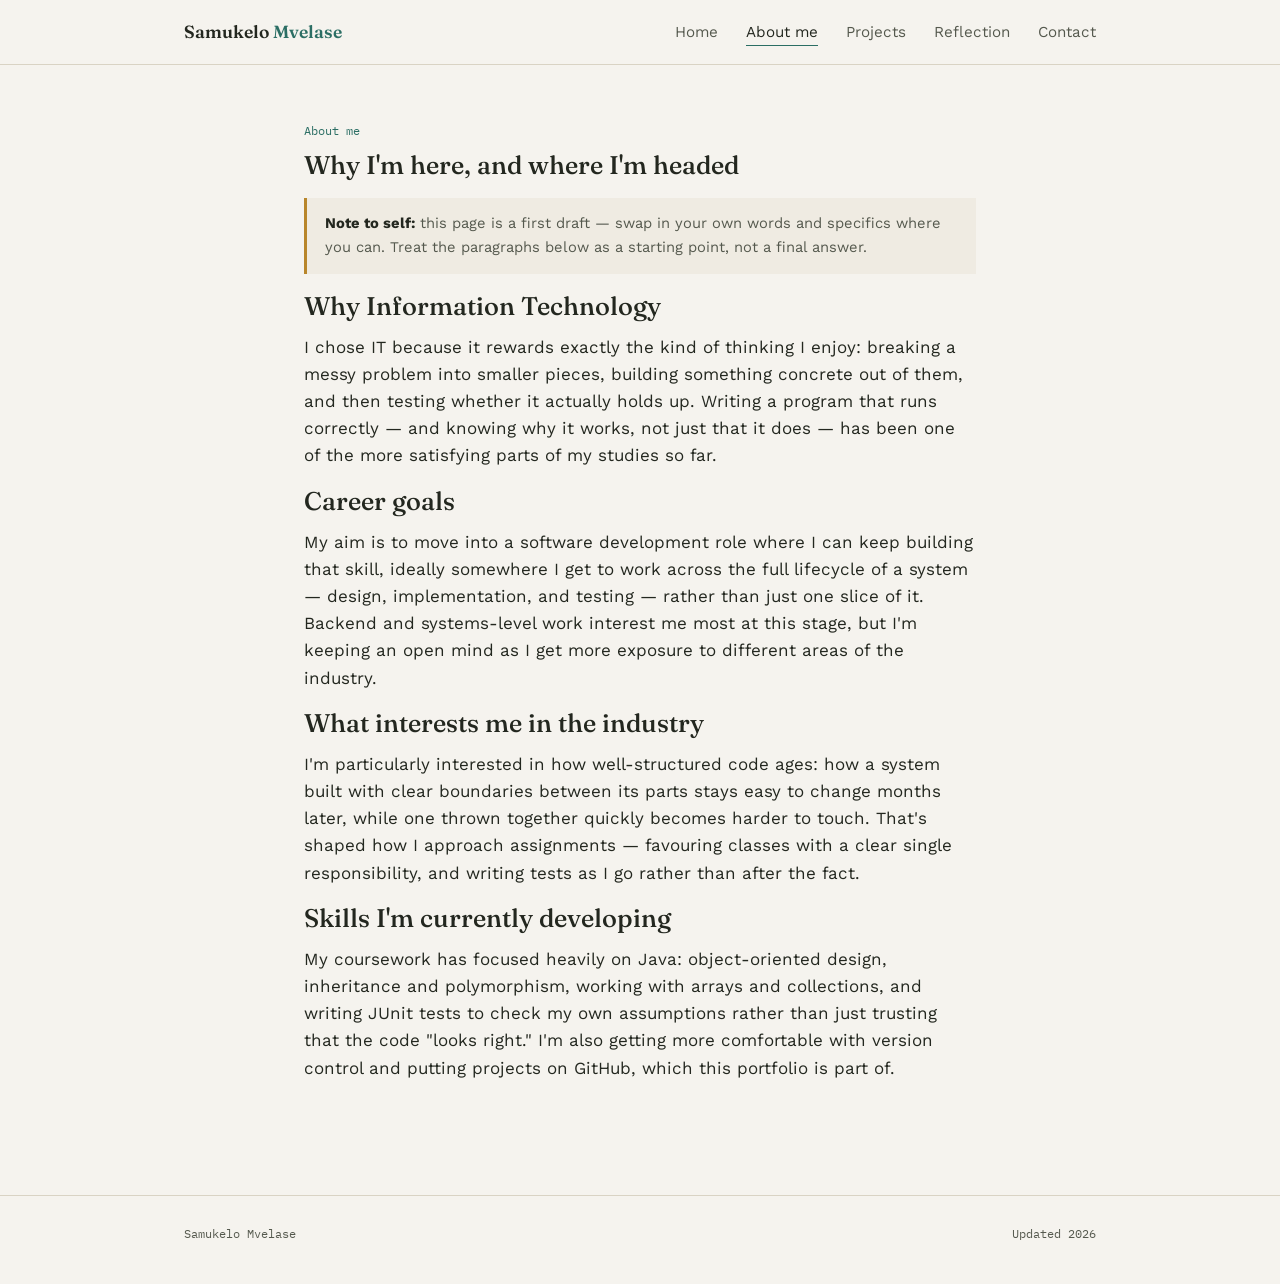
<file: about.html>
<!DOCTYPE html>
<html lang="en">
<head>
<meta charset="UTF-8">
<meta name="viewport" content="width=device-width, initial-scale=1">
<title>About me — Samukelo Mvelase</title>
<meta name="description" content="Why Samukelo Mvelase chose IT, his career goals, and the skills he's currently developing as a Java-focused IT student.">
<link rel="stylesheet" href="style.css">
</head>
<body>

<header class="site-header">
  <div class="wrap">
    <a class="brand" href="index.html">Samukelo <span>Mvelase</span></a>
    <button class="nav-toggle" aria-expanded="false" aria-controls="primary-nav">Menu</button>
    <nav class="primary-nav" id="primary-nav" aria-label="Primary">
      <ul>
        <li><a href="index.html">Home</a></li>
        <li><a href="about.html" aria-current="page">About me</a></li>
        <li><a href="projects.html">Projects</a></li>
        <li><a href="reflection.html">Reflection</a></li>
        <li><a href="contact.html">Contact</a></li>
      </ul>
    </nav>
  </div>
</header>

<main>
  <div class="wrap">

    <section class="section">
      <p class="eyebrow">About me</p>
      <h1>Why I'm here, and where I'm headed</h1>

      <div class="note">
        <strong>Note to self:</strong> this page is a first draft — swap in your own words and specifics where you can. Treat the paragraphs below as a starting point, not a final answer.
      </div>

      <h2>Why Information Technology</h2>
      <p>I chose IT because it rewards exactly the kind of thinking I enjoy: breaking a messy problem into smaller pieces, building something concrete out of them, and then testing whether it actually holds up. Writing a program that runs correctly — and knowing why it works, not just that it does — has been one of the more satisfying parts of my studies so far.</p>

      <h2>Career goals</h2>
      <p>My aim is to move into a software development role where I can keep building that skill, ideally somewhere I get to work across the full lifecycle of a system — design, implementation, and testing — rather than just one slice of it. Backend and systems-level work interest me most at this stage, but I'm keeping an open mind as I get more exposure to different areas of the industry.</p>

      <h2>What interests me in the industry</h2>
      <p>I'm particularly interested in how well-structured code ages: how a system built with clear boundaries between its parts stays easy to change months later, while one thrown together quickly becomes harder to touch. That's shaped how I approach assignments — favouring classes with a clear single responsibility, and writing tests as I go rather than after the fact.</p>

      <h2>Skills I'm currently developing</h2>
      <p>My coursework has focused heavily on Java: object-oriented design, inheritance and polymorphism, working with arrays and collections, and writing JUnit tests to check my own assumptions rather than just trusting that the code "looks right." I'm also getting more comfortable with version control and putting projects on GitHub, which this portfolio is part of.</p>
    </section>

  </div>
</main>

<footer class="site-footer">
  <div class="wrap">
    <p>Samukelo Mvelase</p>
    <p>Updated 2026</p>
  </div>
</footer>

<script src="script.js"></script>
</body>
</html>
</file>
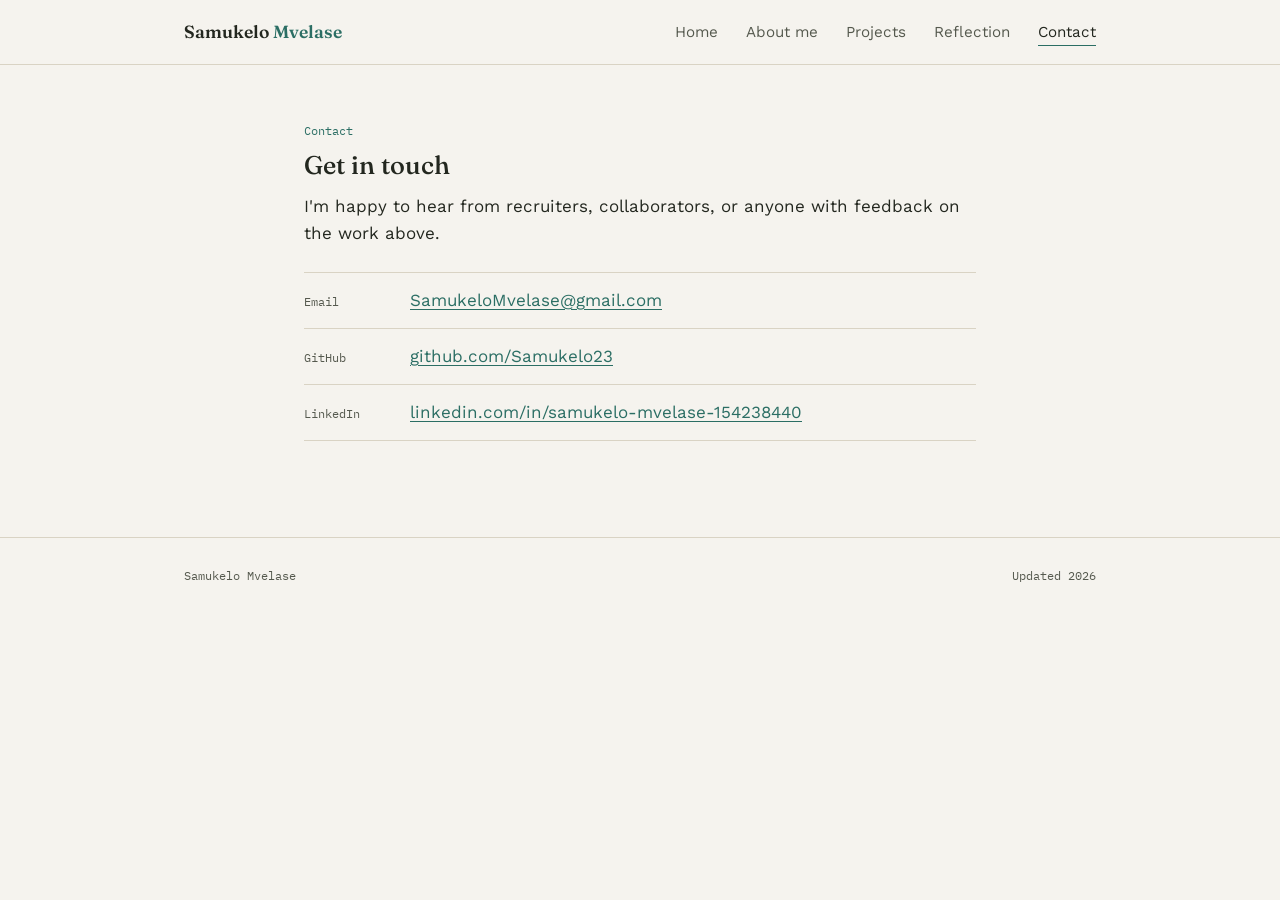
<file: contact.html>
<!DOCTYPE html>
<html lang="en">
<head>
<meta charset="UTF-8">
<meta name="viewport" content="width=device-width, initial-scale=1">
<title>Contact — Samukelo Mvelase</title>
<meta name="description" content="Get in touch with Samukelo Mvelase — email, GitHub, and LinkedIn.">
<link rel="stylesheet" href="style.css">
</head>
<body>

<header class="site-header">
  <div class="wrap">
    <a class="brand" href="index.html">Samukelo <span>Mvelase</span></a>
    <button class="nav-toggle" aria-expanded="false" aria-controls="primary-nav">Menu</button>
    <nav class="primary-nav" id="primary-nav" aria-label="Primary">
      <ul>
        <li><a href="index.html">Home</a></li>
        <li><a href="about.html">About me</a></li>
        <li><a href="projects.html">Projects</a></li>
        <li><a href="reflection.html">Reflection</a></li>
        <li><a href="contact.html" aria-current="page">Contact</a></li>
      </ul>
    </nav>
  </div>
</header>

<main>
  <div class="wrap">

    <section class="section">
      <p class="eyebrow">Contact</p>
      <h1>Get in touch</h1>
      <p>I'm happy to hear from recruiters, collaborators, or anyone with feedback on the work above.</p>

      <ul class="contact-list">
        <li>
          <span class="label mono">Email</span>
          <a href="mailto:SamukeloMvelase@gmail.com">SamukeloMvelase@gmail.com</a>
        </li>
        <li>
          <span class="label mono">GitHub</span>
          <a href="https://github.com/Samukelo23/Ice-task-ITTP-1-4.git">github.com/Samukelo23</a>
        </li>
        <li>
          <span class="label mono">LinkedIn</span>
          <a href="https://www.linkedin.com/in/samukelo-mvelase-154238440">linkedin.com/in/samukelo-mvelase-154238440</a>
        </li>
      </ul>
    </section>

  </div>
</main>

<footer class="site-footer">
  <div class="wrap">
    <p>Samukelo Mvelase</p>
    <p>Updated 2026</p>
  </div>
</footer>

<script src="script.js"></script>
</body>
</html>
</file>
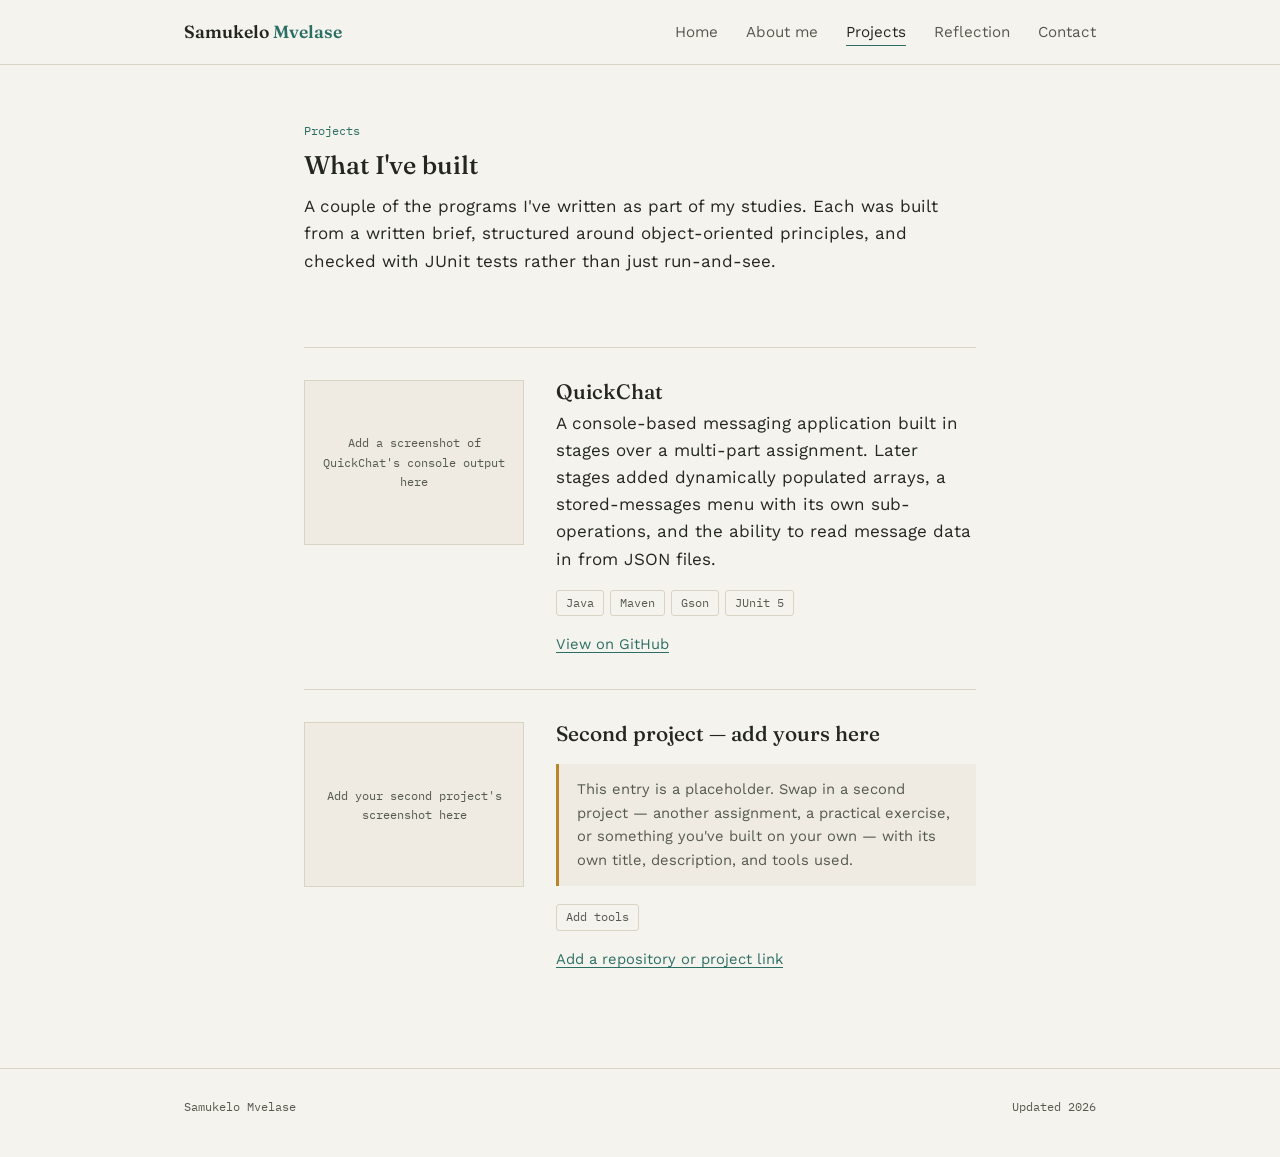
<file: projects.html>
<!DOCTYPE html>
<html lang="en">
<head>
<meta charset="UTF-8">
<meta name="viewport" content="width=device-width, initial-scale=1">
<title>Projects — Samukelo Mvelase</title>
<meta name="description" content="Java projects by Samukelo Mvelase, including QuickChat, a console-based messaging application built with JUnit testing and JSON handling.">
<link rel="stylesheet" href="style.css">
</head>
<body>

<header class="site-header">
  <div class="wrap">
    <a class="brand" href="index.html">Samukelo <span>Mvelase</span></a>
    <button class="nav-toggle" aria-expanded="false" aria-controls="primary-nav">Menu</button>
    <nav class="primary-nav" id="primary-nav" aria-label="Primary">
      <ul>
        <li><a href="index.html">Home</a></li>
        <li><a href="about.html">About me</a></li>
        <li><a href="projects.html" aria-current="page">Projects</a></li>
        <li><a href="reflection.html">Reflection</a></li>
        <li><a href="contact.html">Contact</a></li>
      </ul>
    </nav>
  </div>
</header>

<main>
  <div class="wrap">

    <section class="section">
      <p class="eyebrow">Projects</p>
      <h1>What I've built</h1>
      <p>A couple of the programs I've written as part of my studies. Each was built from a written brief, structured around object-oriented principles, and checked with JUnit tests rather than just run-and-see.</p>
    </section>

    <section class="section" aria-label="Project list">

      <article class="project">
        <div class="project-figure">
          <span class="placeholder-label">Add a screenshot of QuickChat's console output here</span>
        </div>
        <div>
          <h3>QuickChat</h3>
          <p>A console-based messaging application built in stages over a multi-part assignment. Later stages added dynamically populated arrays, a stored-messages menu with its own sub-operations, and the ability to read message data in from JSON files.</p>
          <ul class="stack">
            <li>Java</li>
            <li>Maven</li>
            <li>Gson</li>
            <li>JUnit 5</li>
          </ul>
          <div class="project-links">
            <a href="https://github.com/Samukelo23/Ice-task-ITTP-1-4.git">View on GitHub</a>
          </div>
        </div>
      </article>

      <article class="project">
        <div class="project-figure">
          <span class="placeholder-label">Add your second project's screenshot here</span>
        </div>
        <div>
          <h3>Second project — add yours here</h3>
          <p class="note">This entry is a placeholder. Swap in a second project — another assignment, a practical exercise, or something you've built on your own — with its own title, description, and tools used.</p>
          <ul class="stack">
            <li>Add tools</li>
          </ul>
          <div class="project-links">
            <a href="#">Add a repository or project link</a>
          </div>
        </div>
      </article>

    </section>

  </div>
</main>

<footer class="site-footer">
  <div class="wrap">
    <p>Samukelo Mvelase</p>
    <p>Updated 2026</p>
  </div>
</footer>

<script src="script.js"></script>
</body>
</html>
</file>
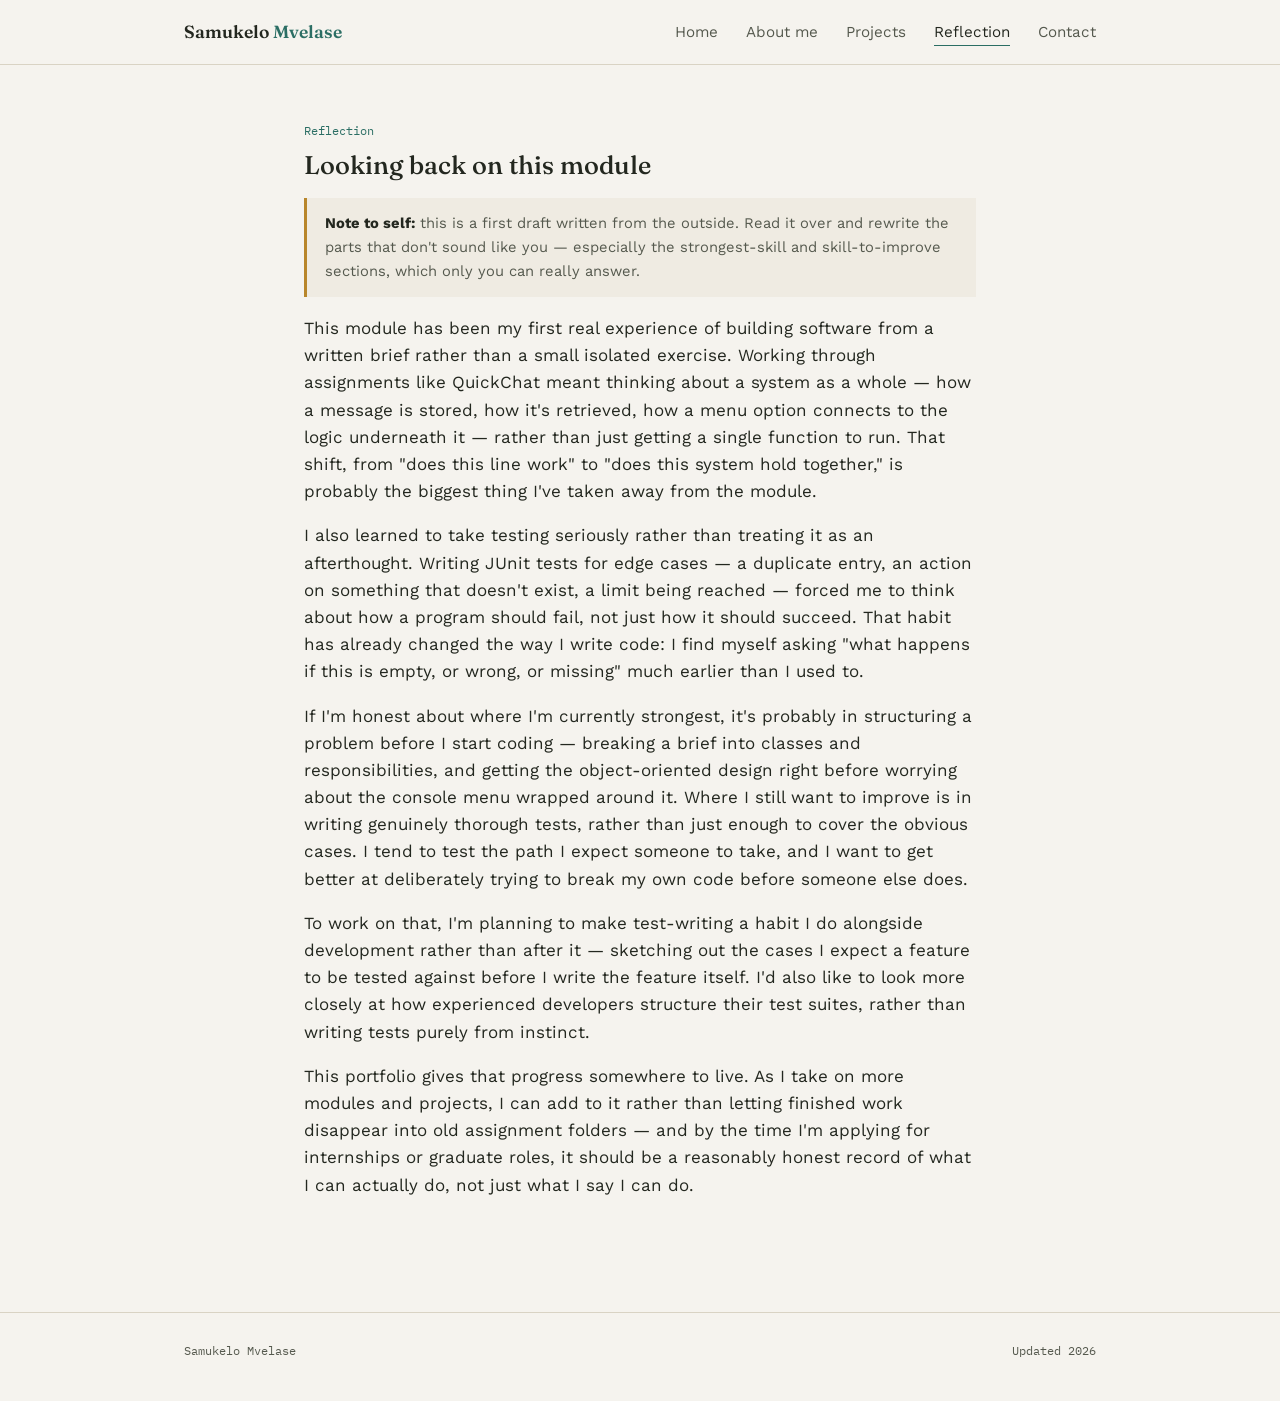
<file: reflection.html>
<!DOCTYPE html>
<html lang="en">
<head>
<meta charset="UTF-8">
<meta name="viewport" content="width=device-width, initial-scale=1">
<title>Reflection — Samukelo Mvelase</title>
<meta name="description" content="A professional reflection from Samukelo Mvelase on what he's learned as an IT student and where he wants to grow next.">
<link rel="stylesheet" href="style.css">
</head>
<body>

<header class="site-header">
  <div class="wrap">
    <a class="brand" href="index.html">Samukelo <span>Mvelase</span></a>
    <button class="nav-toggle" aria-expanded="false" aria-controls="primary-nav">Menu</button>
    <nav class="primary-nav" id="primary-nav" aria-label="Primary">
      <ul>
        <li><a href="index.html">Home</a></li>
        <li><a href="about.html">About me</a></li>
        <li><a href="projects.html">Projects</a></li>
        <li><a href="reflection.html" aria-current="page">Reflection</a></li>
        <li><a href="contact.html">Contact</a></li>
      </ul>
    </nav>
  </div>
</header>

<main>
  <div class="wrap">

    <section class="section">
      <p class="eyebrow">Reflection</p>
      <h1>Looking back on this module</h1>

      <div class="note">
        <strong>Note to self:</strong> this is a first draft written from the outside. Read it over and rewrite the parts that don't sound like you — especially the strongest-skill and skill-to-improve sections, which only you can really answer.
      </div>

      <p>This module has been my first real experience of building software from a written brief rather than a small isolated exercise. Working through assignments like QuickChat meant thinking about a system as a whole — how a message is stored, how it's retrieved, how a menu option connects to the logic underneath it — rather than just getting a single function to run. That shift, from "does this line work" to "does this system hold together," is probably the biggest thing I've taken away from the module.</p>

      <p>I also learned to take testing seriously rather than treating it as an afterthought. Writing JUnit tests for edge cases — a duplicate entry, an action on something that doesn't exist, a limit being reached — forced me to think about how a program should fail, not just how it should succeed. That habit has already changed the way I write code: I find myself asking "what happens if this is empty, or wrong, or missing" much earlier than I used to.</p>

      <p>If I'm honest about where I'm currently strongest, it's probably in structuring a problem before I start coding — breaking a brief into classes and responsibilities, and getting the object-oriented design right before worrying about the console menu wrapped around it. Where I still want to improve is in writing genuinely thorough tests, rather than just enough to cover the obvious cases. I tend to test the path I expect someone to take, and I want to get better at deliberately trying to break my own code before someone else does.</p>

      <p>To work on that, I'm planning to make test-writing a habit I do alongside development rather than after it — sketching out the cases I expect a feature to be tested against before I write the feature itself. I'd also like to look more closely at how experienced developers structure their test suites, rather than writing tests purely from instinct.</p>

      <p>This portfolio gives that progress somewhere to live. As I take on more modules and projects, I can add to it rather than letting finished work disappear into old assignment folders — and by the time I'm applying for internships or graduate roles, it should be a reasonably honest record of what I can actually do, not just what I say I can do.</p>
    </section>

  </div>
</main>

<footer class="site-footer">
  <div class="wrap">
    <p>Samukelo Mvelase</p>
    <p>Updated 2026</p>
  </div>
</footer>

<script src="script.js"></script>
</body>
</html>
</file>
<file: style.css>
/* ==========================================================================
   Samukelo Mvelase — Portfolio
   Design: engineering-journal. Paper ground, ink text, teal + gold marks.
   ========================================================================== */

@import url('https://fonts.googleapis.com/css2?family=Fraunces:ital,opsz,wght@0,9..144,400;0,9..144,500;0,9..144,600;1,9..144,500&family=Work+Sans:wght@400;500;600&family=IBM+Plex+Mono:wght@400;500&display=swap');

:root{
  --paper: #F5F3EE;
  --paper-raised: #EFEBE2;
  --ink: #23271F;
  --ink-soft: #55594E;
  --line: #D9D3C4;
  --teal: #2B6E64;
  --gold: #B8862B;
  --max: 720px;
  --gutter: 24px;
}

*, *::before, *::after{ box-sizing: border-box; }

html{ scroll-behavior: smooth; }

body{
  margin: 0;
  background: var(--paper);
  color: var(--ink);
  font-family: 'Work Sans', sans-serif;
  font-size: 17px;
  line-height: 1.6;
  -webkit-font-smoothing: antialiased;
}

img{ max-width: 100%; display: block; }

a{ color: var(--teal); text-decoration-thickness: 1px; text-underline-offset: 3px; }
a:hover{ color: var(--gold); }
a:focus-visible, button:focus-visible{
  outline: 2px solid var(--teal);
  outline-offset: 3px;
}

h1, h2, h3{
  font-family: 'Fraunces', serif;
  font-weight: 500;
  line-height: 1.15;
  margin: 0 0 0.5em;
  color: var(--ink);
}

p{ margin: 0 0 1em; }

.mono{
  font-family: 'IBM Plex Mono', monospace;
  font-size: 0.82em;
  color: var(--ink-soft);
}

/* ---------- Layout shell ---------- */

.wrap{
  max-width: var(--max);
  margin: 0 auto;
  padding: 0 var(--gutter);
}

/* ---------- Site header / nav ---------- */

.site-header{
  border-bottom: 1px solid var(--line);
  background: var(--paper);
  position: sticky;
  top: 0;
  z-index: 10;
}

.site-header .wrap{
  max-width: 960px;
  display: flex;
  align-items: center;
  justify-content: space-between;
  padding-top: 18px;
  padding-bottom: 18px;
}

.brand{
  font-family: 'Fraunces', serif;
  font-size: 1.1rem;
  font-weight: 600;
  color: var(--ink);
  text-decoration: none;
}
.brand:hover{ color: var(--ink); }
.brand span{ color: var(--teal); }

nav.primary-nav ul{
  list-style: none;
  display: flex;
  gap: 28px;
  margin: 0;
  padding: 0;
}

nav.primary-nav a{
  color: var(--ink-soft);
  text-decoration: none;
  font-size: 0.95rem;
  padding-bottom: 4px;
  border-bottom: 1px solid transparent;
}
nav.primary-nav a:hover{ color: var(--ink); border-bottom-color: var(--line); }
nav.primary-nav a[aria-current="page"]{
  color: var(--ink);
  border-bottom-color: var(--teal);
}

.nav-toggle{
  display: none;
  background: none;
  border: 1px solid var(--line);
  border-radius: 4px;
  padding: 6px 10px;
  font-family: 'IBM Plex Mono', monospace;
  font-size: 0.8rem;
  color: var(--ink);
  cursor: pointer;
}

@media (max-width: 640px){
  .nav-toggle{ display: block; }
  nav.primary-nav{
    display: none;
    width: 100%;
    border-top: 1px solid var(--line);
    margin-top: 14px;
    padding-top: 14px;
  }
  nav.primary-nav.open{ display: block; }
  nav.primary-nav ul{
    flex-direction: column;
    gap: 14px;
  }
  .site-header .wrap{ flex-wrap: wrap; }
}

/* ---------- Sections / rhythm ---------- */

main{ padding-top: 56px; padding-bottom: 96px; }

.section{ margin-bottom: 72px; }
.section:last-child{ margin-bottom: 0; }

.rule{
  border: none;
  border-top: 1px solid var(--line);
  margin: 56px 0;
}

.eyebrow{
  font-family: 'IBM Plex Mono', monospace;
  font-size: 0.78rem;
  color: var(--teal);
  margin: 0 0 10px;
}

/* ---------- Hero (home) ---------- */

.hero h1{
  font-size: clamp(2rem, 5vw, 2.9rem);
  max-width: 11ch;
}

.hero .tagline{
  font-family: 'IBM Plex Mono', monospace;
  font-size: 0.95rem;
  color: var(--ink-soft);
  margin-bottom: 28px;
}

.hero-photo{
  width: 128px;
  height: 128px;
  border-radius: 50%;
  object-fit: cover;
  border: 1px solid var(--line);
  margin-bottom: 28px;
  background: var(--paper-raised);
}

.interest-list{
  display: flex;
  flex-wrap: wrap;
  gap: 10px 8px;
  padding: 0;
  margin: 28px 0 0;
  list-style: none;
}
.interest-list li{
  font-family: 'IBM Plex Mono', monospace;
  font-size: 0.8rem;
  color: var(--ink);
  border: 1px solid var(--line);
  border-radius: 999px;
  padding: 5px 13px;
  background: var(--paper-raised);
}

/* ---------- Project entries (list, not cards) ---------- */

.project{
  display: grid;
  grid-template-columns: 220px 1fr;
  gap: 32px;
  padding: 32px 0;
  border-top: 1px solid var(--line);
}
.project:last-child{ padding-bottom: 0; }

.project-figure{
  aspect-ratio: 4/3;
  background: var(--paper-raised);
  border: 1px solid var(--line);
  display: flex;
  align-items: center;
  justify-content: center;
  overflow: hidden;
}
.project-figure img{ width: 100%; height: 100%; object-fit: cover; }
.project-figure .placeholder-label{
  font-family: 'IBM Plex Mono', monospace;
  font-size: 0.75rem;
  color: var(--ink-soft);
  text-align: center;
  padding: 0 12px;
}

.project h3{ font-size: 1.3rem; margin-bottom: 6px; }

.stack{
  display: flex;
  flex-wrap: wrap;
  gap: 6px;
  margin: 12px 0 14px;
  padding: 0;
  list-style: none;
}
.stack li{
  font-family: 'IBM Plex Mono', monospace;
  font-size: 0.72rem;
  color: var(--ink-soft);
  border: 1px solid var(--line);
  padding: 3px 9px;
  border-radius: 3px;
}

.project-links a{ font-size: 0.92rem; margin-right: 18px; }

@media (max-width: 560px){
  .project{ grid-template-columns: 1fr; }
  .project-figure{ aspect-ratio: 16/9; }
}

/* ---------- Placeholder / notice callouts ---------- */

.note{
  border-left: 3px solid var(--gold);
  background: var(--paper-raised);
  padding: 14px 18px;
  font-size: 0.92rem;
  color: var(--ink-soft);
  margin: 18px 0;
}
.note strong{ color: var(--ink); }

/* ---------- Contact ---------- */

.contact-list{
  list-style: none;
  padding: 0;
  margin: 24px 0 0;
}
.contact-list li{
  display: flex;
  gap: 16px;
  padding: 14px 0;
  border-top: 1px solid var(--line);
  align-items: baseline;
}
.contact-list li:last-child{ border-bottom: 1px solid var(--line); }
.contact-list .label{
  font-family: 'IBM Plex Mono', monospace;
  font-size: 0.78rem;
  color: var(--ink-soft);
  width: 90px;
  flex-shrink: 0;
}

/* ---------- Footer ---------- */

.site-footer{
  border-top: 1px solid var(--line);
  padding: 28px 0 40px;
}
.site-footer .wrap{
  max-width: 960px;
  display: flex;
  justify-content: space-between;
  flex-wrap: wrap;
  gap: 10px;
}
.site-footer p{
  margin: 0;
  font-family: 'IBM Plex Mono', monospace;
  font-size: 0.78rem;
  color: var(--ink-soft);
}

/* ---------- Motion (reduced-motion respected) ---------- */

@media (prefers-reduced-motion: no-preference){
  .hero{
    animation: rise 0.5s ease-out both;
  }
  @keyframes rise{
    from{ opacity: 0; transform: translateY(8px); }
    to{ opacity: 1; transform: translateY(0); }
  }
}
</file>
